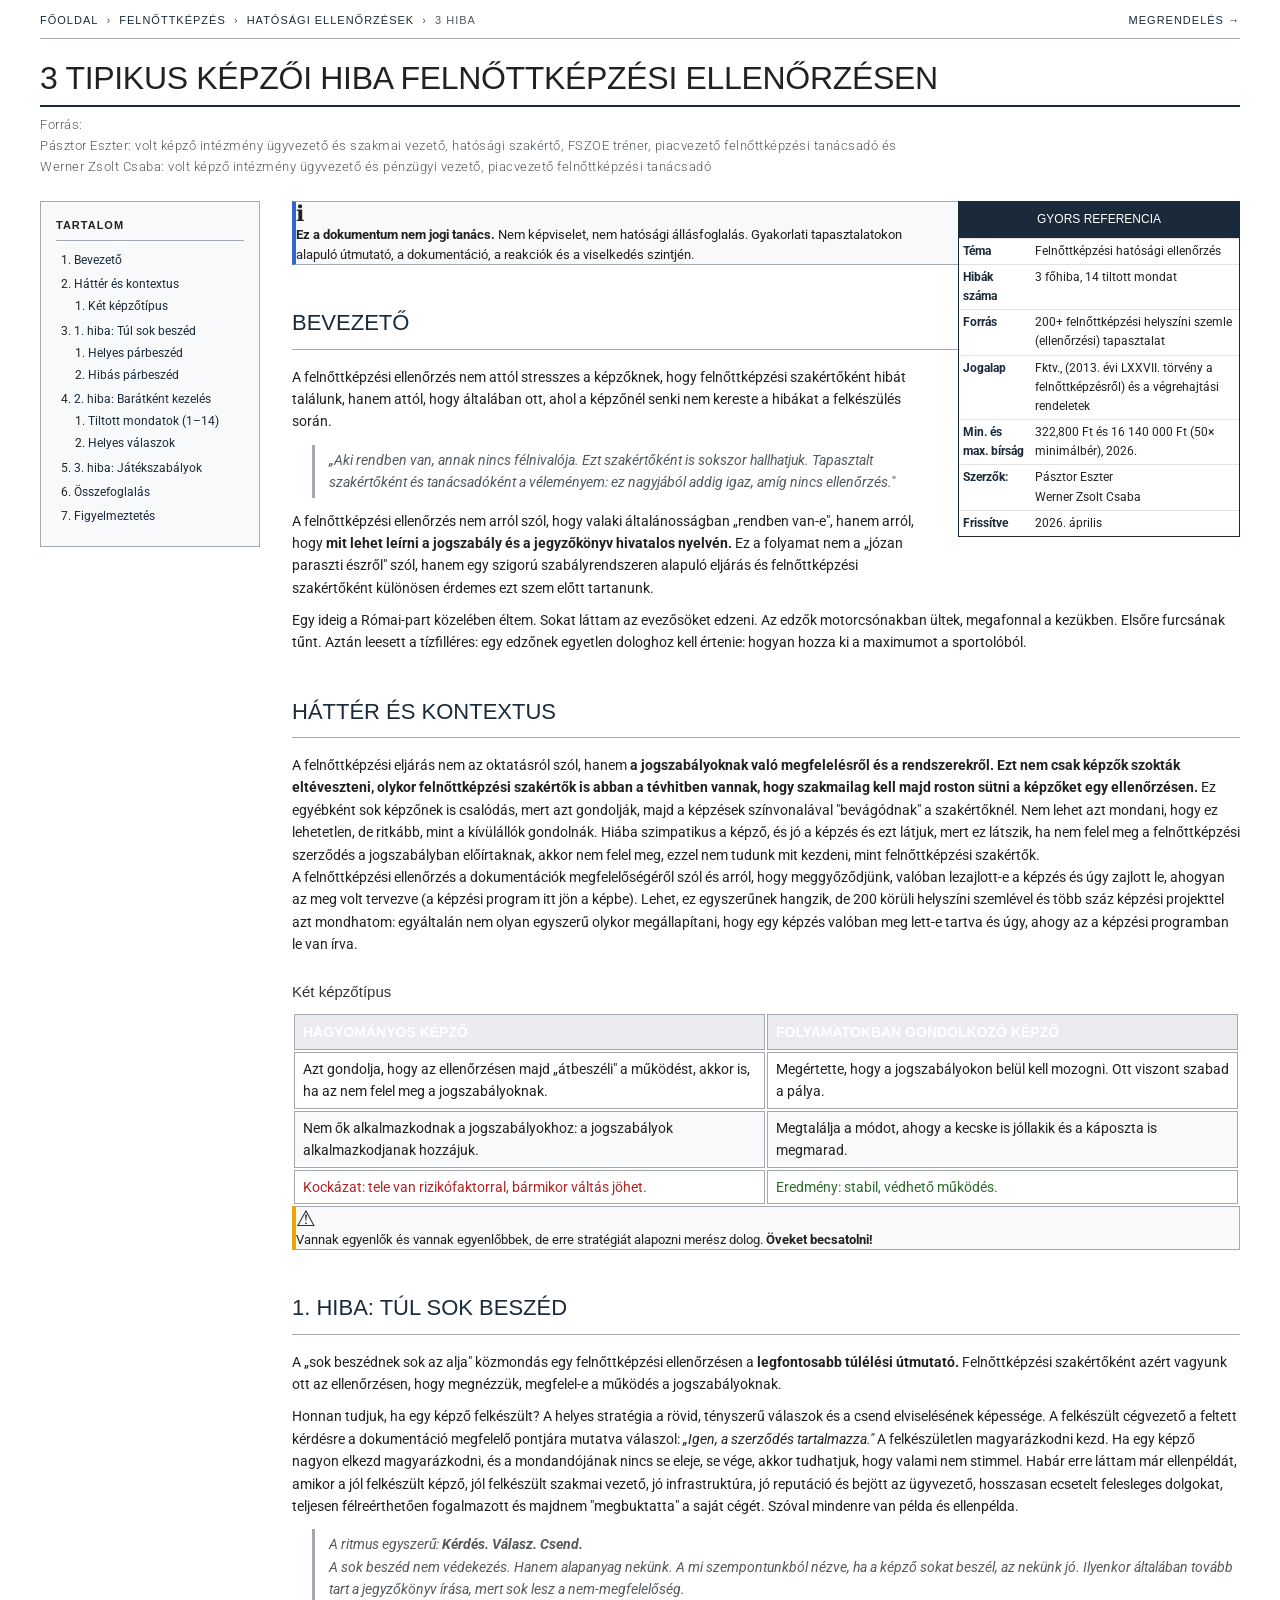
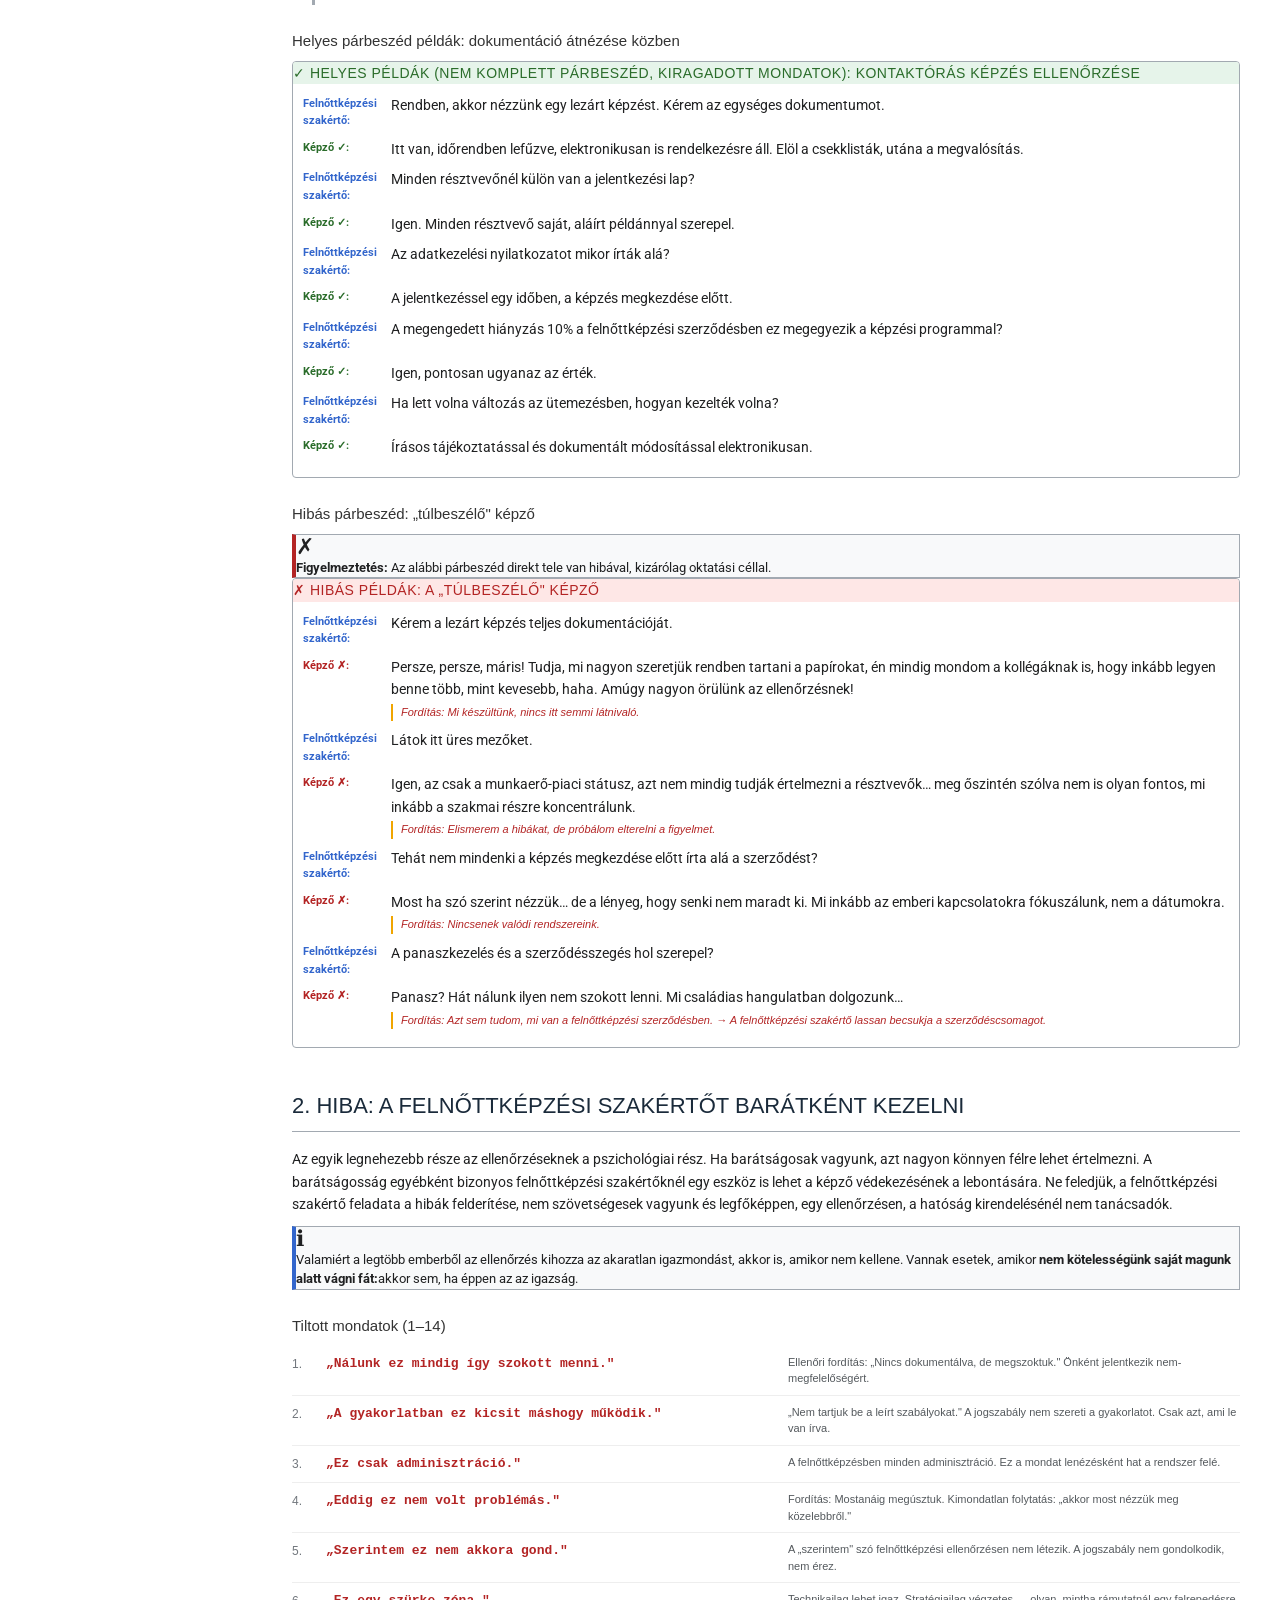
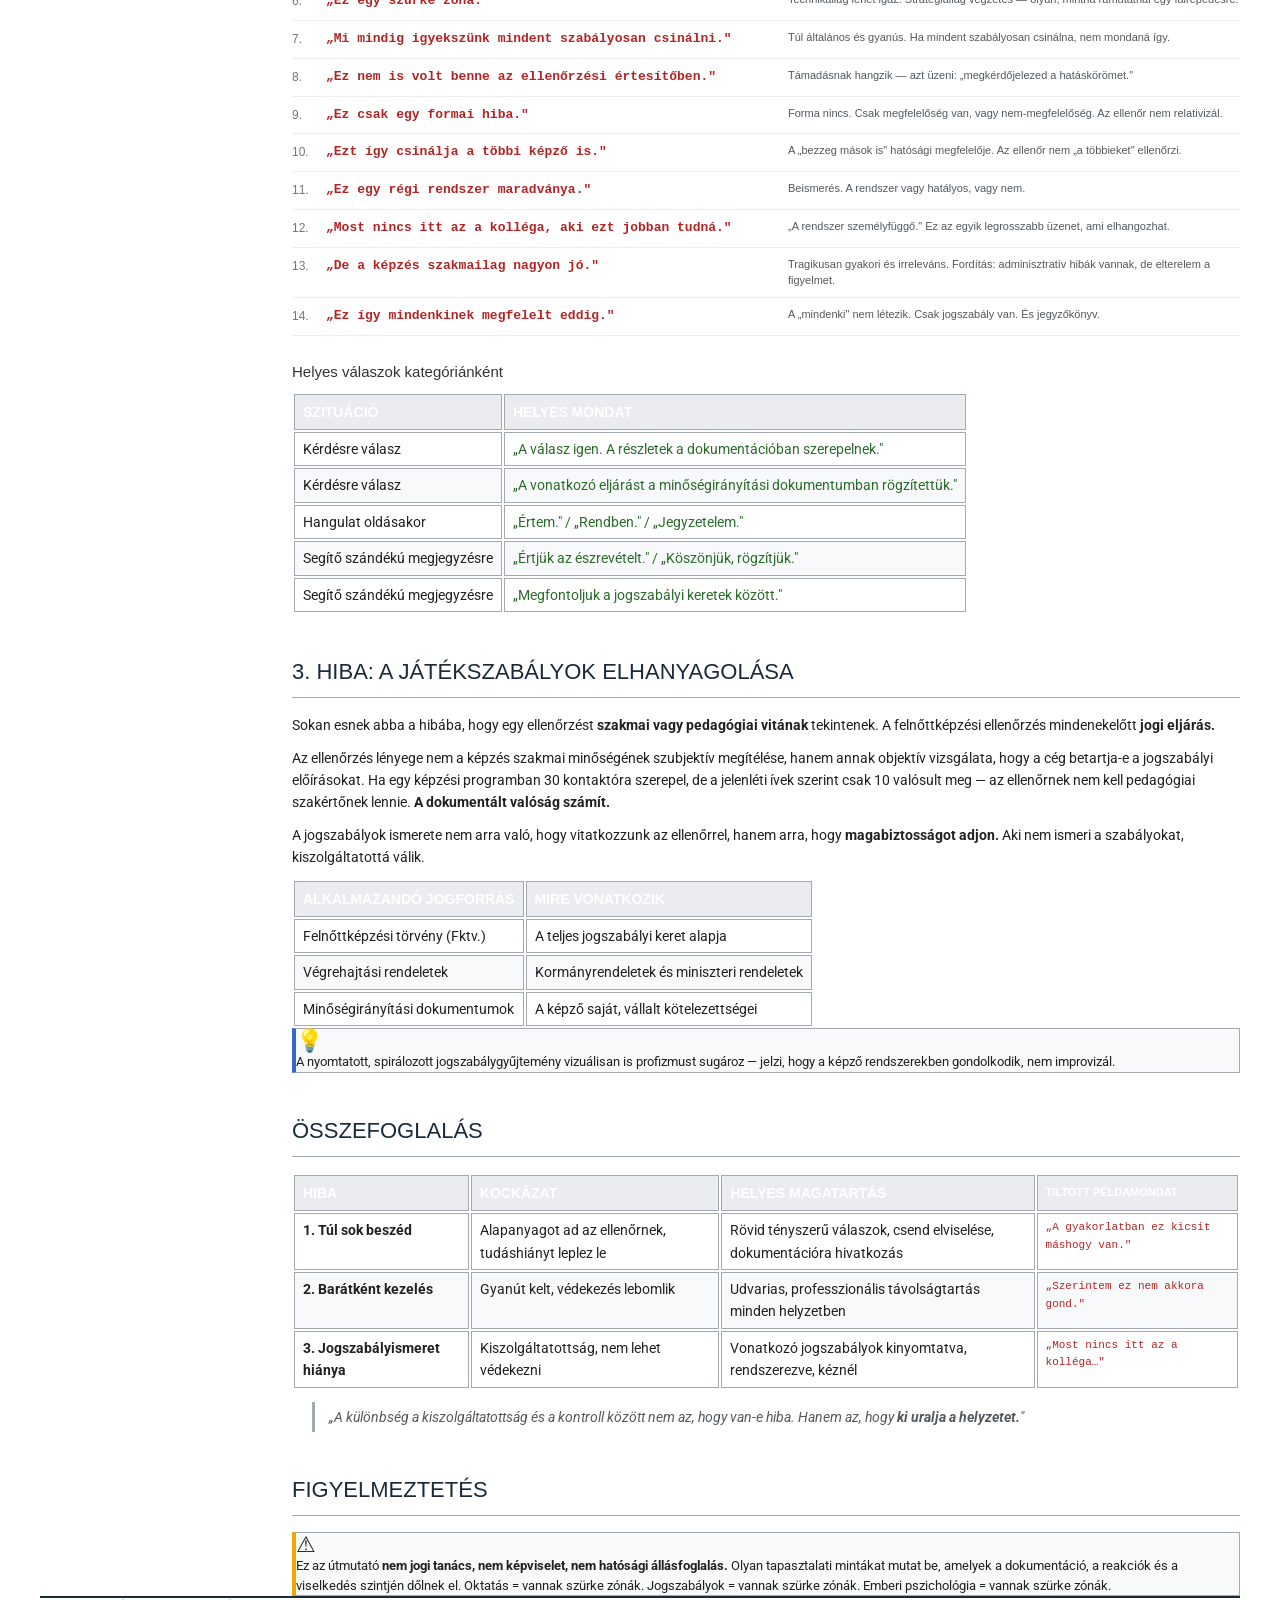
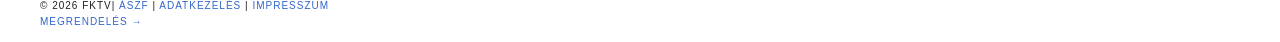
<file: 3_hiba_felnottkepzes.html>
<!DOCTYPE html>
<html lang="hu">
<head>
    <meta charset="UTF-8">
    <meta name="viewport" content="width=device-width, initial-scale=1.0">
    <title>3 tipikus képzői hiba hatósági ellenőrzésen a felnőttképzésben</title>
    <link href="https://fonts.googleapis.com/css2?family=Roboto:wght@300;400;500;700&display=swap" rel="stylesheet">
    <style>
        :root {
        /* Premium Accent Color: Midnight Navy */
        --accent-navy: #1a2a3a;
        --wiki-border: #a2a9b1;
        --bg-gray: #f8f9fa;
        --mono: 'ui-monospace', 'SFMono-Regular', 'Menlo', 'Monaco', 'Consolas', monospace;
        --font-display: "Helvetica Neue", Helvetica, sans-serif;
        --font-body: 'Roboto', sans-serif;
    }

    body {
        font-family: var(--font-body);
        font-size: 14px;
        line-height: 1.6;
        color: #202122;
        background: #fff;
        margin: 0;
        padding: 0;
        font-weight: 400;
    }

    #wrap {
        max-width: 1200px;
        margin: 0 auto;
        padding: 12px 16px;
    }

    

        /* TOP BAR */
    #topbar {
        border-bottom: 1px solid var(--wiki-border);
        padding-bottom: 8px;
        margin-bottom: 20px;
        font-family: var(--font-display);
        font-size: 11px;
        text-transform: uppercase;
        letter-spacing: 1px;
        color: #54595d;
        display: flex;
        justify-content: space-between;
    }
    #topbar a { color: var(--accent-navy); text-decoration: none; font-weight: 500; }
    #topbar a:hover { text-decoration: underline; }
        /* PAGE TITLE */
   h1 {
        font-family: var(--font-display);
        font-size: 32px;
        font-weight: 300; /* Light weight for authority */
        border-bottom: 2px solid var(--accent-navy);
        margin: 0 0 8px 0;
        padding-bottom: 8px;
        line-height: 1.2;
        text-transform: uppercase;
        letter-spacing: -0.02rem;
    }

    .page-subtitle {
        font-size: 13px;
        color: #54595d;
        margin-bottom: 24px;
        font-family: var(--font-body);
        font-weight: 300;
        letter-spacing: 0.5px;
    }

        /* LAYOUT: sidebar TOC + main content */
      #content {
        display: grid;
        grid-template-columns: 220px 1fr;
        gap: 32px;
        align-items: start;
    }

        /* TOC */
       #toc {
        border: 1px solid var(--wiki-border);
        background: var(--bg-gray);
        padding: 15px;
        font-family: var(--font-body);
        font-size: 12px;
        position: sticky;
        top: 12px;
    }

        #toc-title {
        font-family: var(--font-display);
        font-weight: 700;
        text-transform: uppercase;
        font-size: 11px;
        letter-spacing: 1px;
        margin-bottom: 10px;
        padding-bottom: 5px;
        border-bottom: 1px solid var(--wiki-border);
    }

        #toc ol {
            margin: 0;
            padding-left: 18px;
        }

        #toc li {
            margin: 5px 0;
        }

     #toc a { color: var(--accent-navy); text-decoration: none; }
        #toc a:hover { text-decoration: underline; }

        #toc .toc-sub {
            padding-left: 14px;
            margin-top: 3px;
        }
        #toc .toc-sub li { margin: 3px 0; }

        /* MAIN */
       #main h2 {
        font-family: var(--font-display);
        font-size: 22px;
        font-weight: 300;
        color: var(--accent-navy);
        border-bottom: 1px solid var(--wiki-border);
        margin: 40px 0 16px 0;
        padding-bottom: 8px;
        text-transform: uppercase;
    }

        #main h3 {
        font-family: var(--font-display);
        font-size: 15px;
        font-weight: 500;
        margin: 24px 0 8px 0;
        color: #333;
    }

        #main h4 {
            font-family: Arial, sans-serif;
            font-size: 13px;
            font-weight: bold;
            margin: 12px 0 4px 0;
            color: #54595d;
        }

        #main p {
            margin: 0 0 10px 0;
        }

        /* INFOBOX */
        .infobox {
        float: right;
        border: 1px solid var(--accent-navy);
        background: #fff;
        margin: 0 0 20px 20px;
        padding: 0;
        width: 280px;
        font-size: 12px;
    }

        .infobox-title {
        background: var(--accent-navy);
        color: #fff;
        text-align: center;
        font-family: var(--font-display);
        font-weight: 300;
        text-transform: uppercase;
        padding: 8px;
        margin: 0;
    }

        .infobox table { width: 100%; border-collapse: collapse; }
        .infobox td { padding: 3px 4px; vertical-align: top; border-top: 1px solid #e2e2e2; }
        .infobox td:first-child { font-weight: 700; color: var(--accent-navy); }

        /* WARNING BOX */
       .ambox {
        border: 1px solid var(--wiki-border);
        background: var(--bg-gray);
        font-size: 13px;
    }
    .ambox.note { border-left: 5px solid var(--accent-navy); }
    .ambox.danger { border-left: 5px solid #b32424; }
        .ambox.warn { border-left: 4px solid #f0a500; }
        .ambox.note { border-left: 4px solid #3366cc; }
        .ambox.danger { border-left: 4px solid #b32424; }

        .ambox-icon { font-size: 22px; line-height: 1; flex-shrink: 0; margin-top: 1px; }
        .ambox-text { line-height: 1.5; color: #202122; }
        .ambox-text b { font-weight: bold; }

        /* QUOTE */
        blockquote {
            border-left: 3px solid #a2a9b1;
            margin: 12px 0 12px 20px;
            padding: 4px 0 4px 14px;
            color: #54595d;
            font-style: italic;
        }

        /* TABLE */
        table.wikitable th {
        background: var(--accent-navy);
        color: #fff;
        font-family: var(--font-display);
        font-weight: 300;
        text-transform: uppercase;
        border: 1px solid var(--accent-navy);
    }

        table.wikitable th {
            background: #eaecf0;
            border: 1px solid #a2a9b1;
            padding: 6px 8px;
            text-align: left;
            font-weight: bold;
        }

        table.wikitable td {
            border: 1px solid #a2a9b1;
            padding: 5px 8px;
            vertical-align: top;
        }

        table.wikitable tr:nth-child(even) td { background: #f8f9fa; }

        .td-bad { color: #b32424; font-family: 'Courier New', monospace; font-size: 11px; }
        .td-ok  { color: #2a6c2a; }

        /* DIALOGUE */
     .dialogue {
        border: 1px solid var(--wiki-border);
        border-radius: 4px;
        overflow: hidden;
    }
    .dialogue-header {
        font-family: var(--font-display);
        text-transform: uppercase;
        letter-spacing: 0.5px;
    }

        .dialogue-header.bad { background: #fee7e6; color: #b32424; }
        .dialogue-header.good { background: #e6f4ea; color: #2a6c2a; }

        .dialogue-body { padding: 10px; }

        .d-line { margin-bottom: 8px; display: grid; grid-template-columns: 80px 1fr; gap: 8px; }
        .d-speaker { font-weight: bold; font-size: 11px; color: #54595d; padding-top: 1px; }
        .d-speaker.e { color: #3366cc; }
        .d-speaker.k-ok { color: #2a6c2a; }
        .d-speaker.k-bad { color: #b32424; }
        .d-text { }
        .d-trans { font-family: Arial, sans-serif; font-size: 11px; color: #b32424; font-style: italic; margin-top: 3px; padding-left: 8px; border-left: 2px solid #f0a500; }
        .d-meta { font-family: Arial, sans-serif; font-size: 11px; color: #72777d; font-style: italic; margin-top: 3px; }

        /* FORBIDDEN LIST */
        .forbidden-list {
            counter-reset: forbidden;
            list-style: none;
            padding: 0;
            margin: 8px 0;
        }

        .forbidden-list li {
            counter-increment: forbidden;
            border-bottom: 1px solid #eaecf0;
            padding: 8px 0 8px 0;
            display: grid;
            grid-template-columns: 24px 1fr 1fr;
            gap: 10px;
            font-size: 13px;
            align-items: start;
        }

        .forbidden-list li::before {
            content: counter(forbidden) ".";
            color: #72777d;
            font-family: Arial, sans-serif;
            font-size: 12px;
            padding-top: 1px;
        }

        .forbidden-list li {
        border-bottom: 1px solid #eee;
    }
    .f-quote {
        font-family: var(--mono);
        font-weight: 600;
        color: #b32424;
    }

        .f-why {
            font-family: Arial, sans-serif;
            font-size: 11px;
            color: #54595d;
            line-height: 1.5;
        }

        /* FOOTER */
       #footer {
        border-top: 2px solid var(--accent-navy);
        font-family: var(--font-display);
        text-transform: uppercase;
        font-size: 10px;
        letter-spacing: 1px;
    }

        #footer a { color: #3366cc; text-decoration: none; }

        /* CLEARFIX */
        .clearfix::after { content: ''; display: table; clear: both; }

        @media (max-width: 700px) {
            #content { grid-template-columns: 1fr; }
            #toc { position: static; }
            .infobox { float: none; width: auto; margin: 0 0 16px 0; }
            .forbidden-list li { grid-template-columns: 24px 1fr; }
            .f-why { display: none; }
        }
    </style>
</head>
<body>
<div id="wrap">

    <!-- TOPBAR -->
    <div id="topbar">
        <div>
            <a href="index.html">Főoldal</a> &nbsp;›&nbsp;
            <a href="#">Felnőttképzés</a> &nbsp;›&nbsp;
            <a href="#">Hatósági ellenőrzések</a> &nbsp;›&nbsp;
            3 hiba
        </div>
        <div><a href="megrendeles.html">Megrendelés →</a></div>
    </div>

    <!-- PAGE TITLE -->
    <h1>3 tipikus képzői hiba felnőttképzési ellenőrzésen</h1>
    <div class="page-subtitle">Forrás: <br>Pásztor Eszter: volt képző intézmény ügyvezető és szakmai vezető, hatósági szakértő, FSZOE tréner, piacvezető felnőttképzési tanácsadó és <br>Werner Zsolt Csaba: volt képző intézmény ügyvezető és pénzügyi vezető, piacvezető felnőttképzési tanácsadó </div>

    <div id="content">

        <!-- TOC -->
        <div id="toc">
            <div id="toc-title">Tartalom</div>
            <ol>
                <li><a href="#bevezeto">Bevezető</a></li>
                <li><a href="#kontextus">Háttér és kontextus</a>
                    <ol class="toc-sub">
                        <li><a href="#ketfele">Két képzőtípus</a></li>
                    </ol>
                </li>
                <li><a href="#hiba1">1. hiba: Túl sok beszéd</a>
                    <ol class="toc-sub">
                        <li><a href="#helyes-parbeszed">Helyes párbeszéd</a></li>
                        <li><a href="#hibas-parbeszed">Hibás párbeszéd</a></li>
                    </ol>
                </li>
                <li><a href="#hiba2">2. hiba: Barátként kezelés</a>
                    <ol class="toc-sub">
                        <li><a href="#tiltott">Tiltott mondatok (1–14)</a></li>
                        <li><a href="#helyes-mondatok">Helyes válaszok</a></li>
                    </ol>
                </li>
                <li><a href="#hiba3">3. hiba: Játékszabályok</a></li>
                <li><a href="#osszefoglalas">Összefoglalás</a></li>
                <li><a href="#figyelmezetes">Figyelmeztetés</a></li>
            </ol>
        </div>

        <!-- MAIN CONTENT -->
        <div id="main">

            <!-- INFOBOX -->
            <div class="infobox">
                <div class="infobox-title">Gyors referencia</div>
                <table>
                    <tr><td>Téma</td><td>Felnőttképzési hatósági ellenőrzés</td></tr>
                    <tr><td>Hibák száma</td><td>3 főhiba, 14 tiltott mondat</td></tr>
                    <tr><td>Forrás</td><td>200+ felnőttképzési helyszíni szemle (ellenőrzési) tapasztalat</td></tr>
                    <tr><td>Jogalap</td><td>Fktv., (2013. évi LXXVII. törvény
                    a felnőttképzésről) és a végrehajtási rendeletek</td></tr>
                    <tr><td>Min. és max. bírság</td><td>322,800 Ft és 16 140 000 Ft (50× minimálbér), 2026.</td></tr>
                    <tr><td>Szerzők:</td><td>Pásztor Eszter<br>Werner Zsolt Csaba</td></tr>
                    <tr><td>Frissítve</td><td>2026. április</td></tr>
                </table>
            </div>

            <div class="ambox note">
                <div class="ambox-icon">ℹ</div>
                <div class="ambox-text"><b>Ez a dokumentum nem jogi tanács.</b> Nem képviselet, nem hatósági állásfoglalás. Gyakorlati tapasztalatokon alapuló útmutató, a dokumentáció, a reakciók és a viselkedés szintjén.</div>
            </div>

            <!-- BEVEZETŐ -->
            <h2 id="bevezeto">Bevezető</h2>

            <p>A felnőttképzési ellenőrzés nem attól stresszes a képzőknek, hogy felnőttképzési szakértőként hibát találunk, hanem attól, hogy általában ott, ahol a képzőnél senki nem kereste a hibákat a felkészülés során.</p>

            <blockquote>„Aki rendben van, annak nincs félnivalója. Ezt szakértőként is sokszor hallhatjuk. Tapasztalt szakértőként és tanácsadóként a véleményem: ez nagyjából addig igaz, amíg nincs ellenőrzés."</blockquote>

            <p>A felnőttképzési ellenőrzés nem arról szól, hogy valaki általánosságban „rendben van-e", hanem arról, hogy <b>mit lehet leírni a jogszabály és a jegyzőkönyv hivatalos nyelvén.</b> Ez a folyamat nem a „józan paraszti észről" szól, hanem egy szigorú szabályrendszeren alapuló eljárás és felnőttképzési szakértőként különösen érdemes ezt szem előtt tartanunk.</p>

            <p>Egy ideig a Római-part közelében éltem. Sokat láttam az evezősöket edzeni. Az edzők motorcsónakban ültek, megafonnal a kezükben. Elsőre furcsának tűnt. Aztán leesett a tízfilléres: egy edzőnek egyetlen dologhoz kell értenie: hogyan hozza ki a maximumot a sportolóból.  </p>

            <!-- KONTEXTUS -->
            <h2 id="kontextus">Háttér és kontextus</h2>

            <p>A felnőttképzési eljárás nem az oktatásról szól, hanem <b>a jogszabályoknak való megfelelésről és a rendszerekről. Ezt nem csak képzők szokták eltéveszteni, olykor felnőttképzési szakértők is abban a tévhitben vannak, hogy szakmailag kell majd roston sütni a képzőket egy ellenőrzésen.</b> Ez egyébként sok képzőnek is csalódás, mert azt gondolják, majd a képzések színvonalával "bevágódnak" a szakértőknél. Nem lehet azt mondani, hogy ez lehetetlen, de ritkább, mint a kívülállók gondolnák. Hiába szimpatikus a képző, és jó a képzés és ezt látjuk, mert ez látszik, ha nem felel meg a felnőttképzési szerződés a jogszabályban előírtaknak, akkor nem felel meg, ezzel nem tudunk mit kezdeni, mint felnőttképzési szakértők. <br>
            A felnőttképzési ellenőrzés a dokumentációk megfelelőségéről szól és arról, hogy meggyőződjünk, valóban lezajlott-e a képzés és úgy zajlott le, ahogyan az meg volt tervezve (a képzési program itt jön a képbe). Lehet, ez egyszerűnek hangzik, de 200 körüli helyszíni szemlével és több száz képzési projekttel azt mondhatom: egyáltalán nem olyan egyszerű olykor megállapítani, hogy egy képzés valóban meg lett-e tartva és úgy, ahogy az a képzési programban le van írva.</p>

            <h3 id="ketfele">Két képzőtípus</h3>

            <table class="wikitable">
                <thead>
                    <tr>
                        <th style="width:50%">Hagyományos képző</th>
                        <th style="width:50%">Folyamatokban gondolkozó képző</th>
                    </tr>
                </thead>
                <tbody>
                    <tr>
                        <td>Azt gondolja, hogy az ellenőrzésen majd „átbeszéli" a működést, akkor is, ha az nem felel meg a jogszabályoknak.</td>
                        <td>Megértette, hogy a jogszabályokon belül kell mozogni. Ott viszont szabad a pálya.</td>
                    </tr>
                    <tr>
                        <td>Nem ők alkalmazkodnak a jogszabályokhoz: a jogszabályok alkalmazkodjanak hozzájuk.</td>
                        <td>Megtalálja a módot, ahogy a kecske is jóllakik és a káposzta is megmarad.</td>
                    </tr>
                    <tr>
                        <td><span style="color:#b32424">Kockázat: tele van rizikófaktorral, bármikor váltás jöhet.</span></td>
                        <td><span style="color:#2a6c2a">Eredmény: stabil, védhető működés.</span></td>
                    </tr>
                </tbody>
            </table>

            <div class="ambox warn">
                <div class="ambox-icon">⚠</div>
                <div class="ambox-text">Vannak egyenlők és vannak egyenlőbbek, de erre stratégiát alapozni merész dolog. <b>Öveket becsatolni!</b></div>
            </div>

            <!-- HIBA 1 -->
            <h2 id="hiba1">1. hiba: Túl sok beszéd</h2>

            <p>A „sok beszédnek sok az alja" közmondás egy felnőttképzési ellenőrzésen a <b>legfontosabb túlélési útmutató.</b> Felnőttképzési szakértőként azért vagyunk ott az ellenőrzésen, hogy megnézzük, megfelel-e a működés a jogszabályoknak.</p>

            <p>Honnan tudjuk, ha egy képző felkészült? A helyes stratégia a rövid, tényszerű válaszok és a csend elviselésének képessége. A felkészült cégvezető a feltett kérdésre a dokumentáció megfelelő pontjára mutatva válaszol: <i>„Igen, a szerződés tartalmazza."</i> A felkészületlen magyarázkodni kezd. Ha egy képző nagyon elkezd magyarázkodni, és a mondandójának nincs se eleje, se vége, akkor tudhatjuk, hogy valami nem stimmel. Habár erre láttam már ellenpéldát, amikor a jól felkészült képző, jól felkészült szakmai vezető, jó infrastruktúra, jó reputáció és bejött az ügyvezető, hosszasan ecsetelt felesleges dolgokat, teljesen félreérthetően fogalmazott és majdnem "megbuktatta" a saját cégét. Szóval mindenre van példa és ellenpélda. </p>

            <blockquote>A ritmus egyszerű: <b>Kérdés. Válasz. Csend.</b><br>A sok beszéd nem védekezés. Hanem alapanyag nekünk. A mi szempontunkból nézve, ha a képző sokat beszél, az nekünk jó. Ilyenkor általában tovább tart a jegyzőkönyv írása, mert sok lesz a nem-megfelelőség.</blockquote>

            <h3 id="helyes-parbeszed">Helyes párbeszéd példák: dokumentáció átnézése közben</h3>

            <div class="dialogue">
                <div class="dialogue-header good">✓ Helyes példák (nem komplett párbeszéd, kiragadott mondatok): kontaktórás képzés ellenőrzése</div>
                <div class="dialogue-body">
                    <div class="d-line"><span class="d-speaker e">Felnőttképzési szakértő:</span><span class="d-text">Rendben, akkor nézzünk egy lezárt képzést. Kérem az egységes dokumentumot.</span></div>
                    <div class="d-line"><span class="d-speaker k-ok">Képző ✓:</span><span class="d-text">Itt van, időrendben lefűzve, elektronikusan is rendelkezésre áll. Elöl a csekklisták, utána a megvalósítás.</span></div>
                    <div class="d-line"><span class="d-speaker e">Felnőttképzési szakértő:</span><span class="d-text">Minden résztvevőnél külön van a jelentkezési lap?</span></div>
                    <div class="d-line"><span class="d-speaker k-ok">Képző ✓:</span><span class="d-text">Igen. Minden résztvevő saját, aláírt példánnyal szerepel.</span></div>
                    <div class="d-line"><span class="d-speaker e">Felnőttképzési szakértő:</span><span class="d-text">Az adatkezelési nyilatkozatot mikor írták alá?</span></div>
                    <div class="d-line"><span class="d-speaker k-ok">Képző ✓:</span><span class="d-text">A jelentkezéssel egy időben, a képzés megkezdése előtt.</span></div>
                    <div class="d-line"><span class="d-speaker e">Felnőttképzési szakértő:</span><span class="d-text">A megengedett hiányzás 10% a felnőttképzési szerződésben ez megegyezik a képzési programmal?</span></div>
                    <div class="d-line"><span class="d-speaker k-ok">Képző ✓:</span><span class="d-text">Igen, pontosan ugyanaz az érték.</span></div>
                    <div class="d-line"><span class="d-speaker e">Felnőttképzési szakértő:</span><span class="d-text">Ha lett volna változás az ütemezésben, hogyan kezelték volna?</span></div>
                    <div class="d-line"><span class="d-speaker k-ok">Képző ✓:</span><span class="d-text">Írásos tájékoztatással és dokumentált módosítással elektronikusan.</span></div>
                </div>
            </div>

            <h3 id="hibas-parbeszed">Hibás párbeszéd: „túlbeszélő" képző</h3>

            <div class="ambox danger">
                <div class="ambox-icon">✗</div>
                <div class="ambox-text"><b>Figyelmeztetés:</b> Az alábbi párbeszéd direkt tele van hibával, kizárólag oktatási céllal. </div>
            </div>

            <div class="dialogue">
                <div class="dialogue-header bad">✗ Hibás példák: a „túlbeszélő" képző</div>
                <div class="dialogue-body">
                    <div class="d-line"><span class="d-speaker e">Felnőttképzési szakértő:</span><span class="d-text">Kérem a lezárt képzés teljes dokumentációját.</span></div>
                    <div class="d-line"><span class="d-speaker k-bad">Képző ✗:</span><span class="d-text">Persze, persze, máris! Tudja, mi nagyon szeretjük rendben tartani a papírokat, én mindig mondom a kollégáknak is, hogy inkább legyen benne több, mint kevesebb, haha. Amúgy nagyon örülünk az ellenőrzésnek!
                        <div class="d-trans">Fordítás: Mi készültünk, nincs itt semmi látnivaló.</div>
                    </span></div>
                    <div class="d-line"><span class="d-speaker e">Felnőttképzési szakértő:</span><span class="d-text">Látok itt üres mezőket.</span></div>
                    <div class="d-line"><span class="d-speaker k-bad">Képző ✗:</span><span class="d-text">Igen, az csak a munkaerő-piaci státusz, azt nem mindig tudják értelmezni a résztvevők… meg őszintén szólva nem is olyan fontos, mi inkább a szakmai részre koncentrálunk.
                        <div class="d-trans">Fordítás: Elismerem a hibákat, de próbálom elterelni a figyelmet.</div>
                    </span></div>
                    <div class="d-line"><span class="d-speaker e">Felnőttképzési szakértő:</span><span class="d-text">Tehát nem mindenki a képzés megkezdése előtt írta alá a szerződést?</span></div>
                    <div class="d-line"><span class="d-speaker k-bad">Képző ✗:</span><span class="d-text">Most ha szó szerint nézzük… de a lényeg, hogy senki nem maradt ki. Mi inkább az emberi kapcsolatokra fókuszálunk, nem a dátumokra.
                        <div class="d-trans">Fordítás: Nincsenek valódi rendszereink.</div>
                    </span></div>
                    <div class="d-line"><span class="d-speaker e">Felnőttképzési szakértő:</span><span class="d-text">A panaszkezelés és a szerződésszegés hol szerepel?</span></div>
                    <div class="d-line"><span class="d-speaker k-bad">Képző ✗:</span><span class="d-text">Panasz? Hát nálunk ilyen nem szokott lenni. Mi családias hangulatban dolgozunk…
                        <div class="d-trans">Fordítás: Azt sem tudom, mi van a felnőttképzési szerződésben. → A felnőttképzési szakértő lassan becsukja a szerződéscsomagot.</div>
                    </span></div>
                </div>
            </div>

            <!-- HIBA 2 -->
            <h2 id="hiba2">2. hiba: A felnőttképzési szakértőt barátként kezelni</h2>

            <p>Az egyik legnehezebb része az ellenőrzéseknek a pszichológiai rész. Ha barátságosak vagyunk, azt nagyon könnyen félre lehet értelmezni. A barátságosság egyébként bizonyos felnőttképzési szakértőknél egy eszköz is lehet a képző védekezésének a lebontására. Ne feledjük, a felnőttképzési szakértő feladata a hibák felderítése, nem szövetségesek vagyunk és legfőképpen, egy ellenőrzésen, a hatóság kirendelésénél nem tanácsadók.</p>


            <div class="ambox note">
                <div class="ambox-icon">ℹ</div>
                <div class="ambox-text">Valamiért a legtöbb emberből az ellenőrzés kihozza az akaratlan igazmondást, akkor is, amikor nem kellene. Vannak esetek, amikor <b>nem kötelességünk saját magunk alatt vágni fát:</b>akkor sem, ha éppen az az igazság.</div>
            </div>

            <h3 id="tiltott">Tiltott mondatok (1–14)</h3>

            <ul class="forbidden-list">
                <li>
                    <span class="f-quote">„Nálunk ez mindig így szokott menni."</span>
                    <span class="f-why">Ellenőri fordítás: „Nincs dokumentálva, de megszoktuk." Önként jelentkezik nem-megfelelőségért.</span>
                </li>
                <li>
                    <span class="f-quote">„A gyakorlatban ez kicsit máshogy működik."</span>
                    <span class="f-why">„Nem tartjuk be a leírt szabályokat." A jogszabály nem szereti a gyakorlatot. Csak azt, ami le van írva.</span>
                </li>
                <li>
                    <span class="f-quote">„Ez csak adminisztráció."</span>
                    <span class="f-why">A felnőttképzésben minden adminisztráció. Ez a mondat lenézésként hat a rendszer felé.</span>
                </li>
                <li>
                    <span class="f-quote">„Eddig ez nem volt problémás."</span>
                    <span class="f-why">Fordítás: Mostanáig megúsztuk. Kimondatlan folytatás: „akkor most nézzük meg közelebbről."</span>
                </li>
                <li>
                    <span class="f-quote">„Szerintem ez nem akkora gond."</span>
                    <span class="f-why">A „szerintem" szó felnőttképzési ellenőrzésen nem létezik. A jogszabály nem gondolkodik, nem érez.</span>
                </li>
                <li>
                    <span class="f-quote">„Ez egy szürke zóna."</span>
                    <span class="f-why">Technikailag lehet igaz. Stratégiailag végzetes — olyan, mintha rámutatnál egy falrepedésre.</span>
                </li>
                <li>
                    <span class="f-quote">„Mi mindig igyekszünk mindent szabályosan csinálni."</span>
                    <span class="f-why">Túl általános és gyanús. Ha mindent szabályosan csinálna, nem mondaná így.</span>
                </li>
                <li>
                    <span class="f-quote">„Ez nem is volt benne az ellenőrzési értesítőben."</span>
                    <span class="f-why">Támadásnak hangzik — azt üzeni: „megkérdőjelezed a hatáskörömet."</span>
                </li>
                <li>
                    <span class="f-quote">„Ez csak egy formai hiba."</span>
                    <span class="f-why">Forma nincs. Csak megfelelőség van, vagy nem-megfelelőség. Az ellenőr nem relativizál.</span>
                </li>
                <li>
                    <span class="f-quote">„Ezt így csinálja a többi képző is."</span>
                    <span class="f-why">A „bezzeg mások is" hatósági megfelelője. Az ellenőr nem „a többieket" ellenőrzi.</span>
                </li>
                <li>
                    <span class="f-quote">„Ez egy régi rendszer maradványa."</span>
                    <span class="f-why">Beismerés. A rendszer vagy hatályos, vagy nem.</span>
                </li>
                <li>
                    <span class="f-quote">„Most nincs itt az a kolléga, aki ezt jobban tudná."</span>
                    <span class="f-why">„A rendszer személyfüggő." Ez az egyik legrosszabb üzenet, ami elhangozhat.</span>
                </li>
                <li>
                    <span class="f-quote">„De a képzés szakmailag nagyon jó."</span>
                    <span class="f-why">Tragikusan gyakori és irreleváns. Fordítás: adminisztratív hibák vannak, de elterelem a figyelmet.</span>
                </li>
                <li>
                    <span class="f-quote">„Ez így mindenkinek megfelelt eddig."</span>
                    <span class="f-why">A „mindenki" nem létezik. Csak jogszabály van. És jegyzőkönyv.</span>
                </li>
            </ul>

            <h3 id="helyes-mondatok">Helyes válaszok kategóriánként</h3>

            <table class="wikitable">
                <thead>
                    <tr><th>Szituáció</th><th>Helyes mondat</th></tr>
                </thead>
                <tbody>
                    <tr><td>Kérdésre válasz</td><td class="td-ok">„A válasz igen. A részletek a dokumentációban szerepelnek."</td></tr>
                    <tr><td>Kérdésre válasz</td><td class="td-ok">„A vonatkozó eljárást a minőségirányítási dokumentumban rögzítettük."</td></tr>
                    <tr><td>Hangulat oldásakor</td><td class="td-ok">„Értem." / „Rendben." / „Jegyzetelem."</td></tr>
                    <tr><td>Segítő szándékú megjegyzésre</td><td class="td-ok">„Értjük az észrevételt." / „Köszönjük, rögzítjük."</td></tr>
                    <tr><td>Segítő szándékú megjegyzésre</td><td class="td-ok">„Megfontoljuk a jogszabályi keretek között."</td></tr>
                </tbody>
            </table>

            <!-- HIBA 3 -->
            <h2 id="hiba3">3. hiba: A játékszabályok elhanyagolása</h2>

            <p>Sokan esnek abba a hibába, hogy egy ellenőrzést <b>szakmai vagy pedagógiai vitának</b> tekintenek. A felnőttképzési ellenőrzés mindenekelőtt <b>jogi eljárás.</b></p>

            <p>Az ellenőrzés lényege nem a képzés szakmai minőségének szubjektív megítélése, hanem annak objektív vizsgálata, hogy a cég betartja-e a jogszabályi előírásokat. Ha egy képzési programban 30 kontaktóra szerepel, de a jelenléti ívek szerint csak 10 valósult meg — az ellenőrnek nem kell pedagógiai szakértőnek lennie. <b>A dokumentált valóság számít.</b></p>

            <p>A jogszabályok ismerete nem arra való, hogy vitatkozzunk az ellenőrrel, hanem arra, hogy <b>magabiztosságot adjon.</b> Aki nem ismeri a szabályokat, kiszolgáltatottá válik.</p>

            <table class="wikitable">
                <thead>
                    <tr><th>Alkalmazandó jogforrás</th><th>Mire vonatkozik</th></tr>
                </thead>
                <tbody>
                    <tr><td>Felnőttképzési törvény (Fktv.)</td><td>A teljes jogszabályi keret alapja</td></tr>
                    <tr><td>Végrehajtási rendeletek</td><td>Kormányrendeletek és miniszteri rendeletek</td></tr>
                    <tr><td>Minőségirányítási dokumentumok</td><td>A képző saját, vállalt kötelezettségei</td></tr>
                </tbody>
            </table>

            <div class="ambox note">
                <div class="ambox-icon">💡</div>
                <div class="ambox-text">A nyomtatott, spirálozott jogszabálygyűjtemény vizuálisan is profizmust sugároz — jelzi, hogy a képző rendszerekben gondolkodik, nem improvizál.</div>
            </div>

            <!-- ÖSSZEFOGLALÁS -->
            <h2 id="osszefoglalas">Összefoglalás</h2>

            <table class="wikitable">
                <thead>
                    <tr><th>Hiba</th><th>Kockázat</th><th>Helyes magatartás</th><th class="td-bad">Tiltott példamondat</th></tr>
                </thead>
                <tbody>
                    <tr>
                        <td><b>1. Túl sok beszéd</b></td>
                        <td>Alapanyagot ad az ellenőrnek, tudáshiányt leplez le</td>
                        <td>Rövid tényszerű válaszok, csend elviselése, dokumentációra hivatkozás</td>
                        <td class="td-bad">„A gyakorlatban ez kicsit máshogy van."</td>
                    </tr>
                    <tr>
                        <td><b>2. Barátként kezelés</b></td>
                        <td>Gyanút kelt, védekezés lebomlik</td>
                        <td>Udvarias, professzionális távolságtartás minden helyzetben</td>
                        <td class="td-bad">„Szerintem ez nem akkora gond."</td>
                    </tr>
                    <tr>
                        <td><b>3. Jogszabályismeret hiánya</b></td>
                        <td>Kiszolgáltatottság, nem lehet védekezni</td>
                        <td>Vonatkozó jogszabályok kinyomtatva, rendszerezve, kéznél</td>
                        <td class="td-bad">„Most nincs itt az a kolléga…"</td>
                    </tr>
                </tbody>
            </table>

            <blockquote>„A különbség a kiszolgáltatottság és a kontroll között nem az, hogy van-e hiba. Hanem az, hogy <b>ki uralja a helyzetet.</b>"</blockquote>

            <!-- FIGYELMEZTETÉS -->
            <h2 id="figyelmezetes">Figyelmeztetés</h2>

            <div class="ambox warn">
                <div class="ambox-icon">⚠</div>
                <div class="ambox-text">Ez az útmutató <b>nem jogi tanács, nem képviselet, nem hatósági állásfoglalás.</b> Olyan tapasztalati mintákat mutat be, amelyek a dokumentáció, a reakciók és a viselkedés szintjén dőlnek el. Oktatás = vannak szürke zónák. Jogszabályok = vannak szürke zónák. Emberi pszichológia = vannak szürke zónák.</div>
            </div>

        </div>
    </div>

    <div id="footer">
        <div>© 2026 Fktv| <a href="aszf.html">ÁSZF</a> | <a href="adatvedelem.html">Adatkezelés</a> | <a href="jogi.html">Impresszum</a></div>
        <div><a href="megrendeles.html">Megrendelés →</a></div>
    </div>

</div>
</body>
</html>
</file>
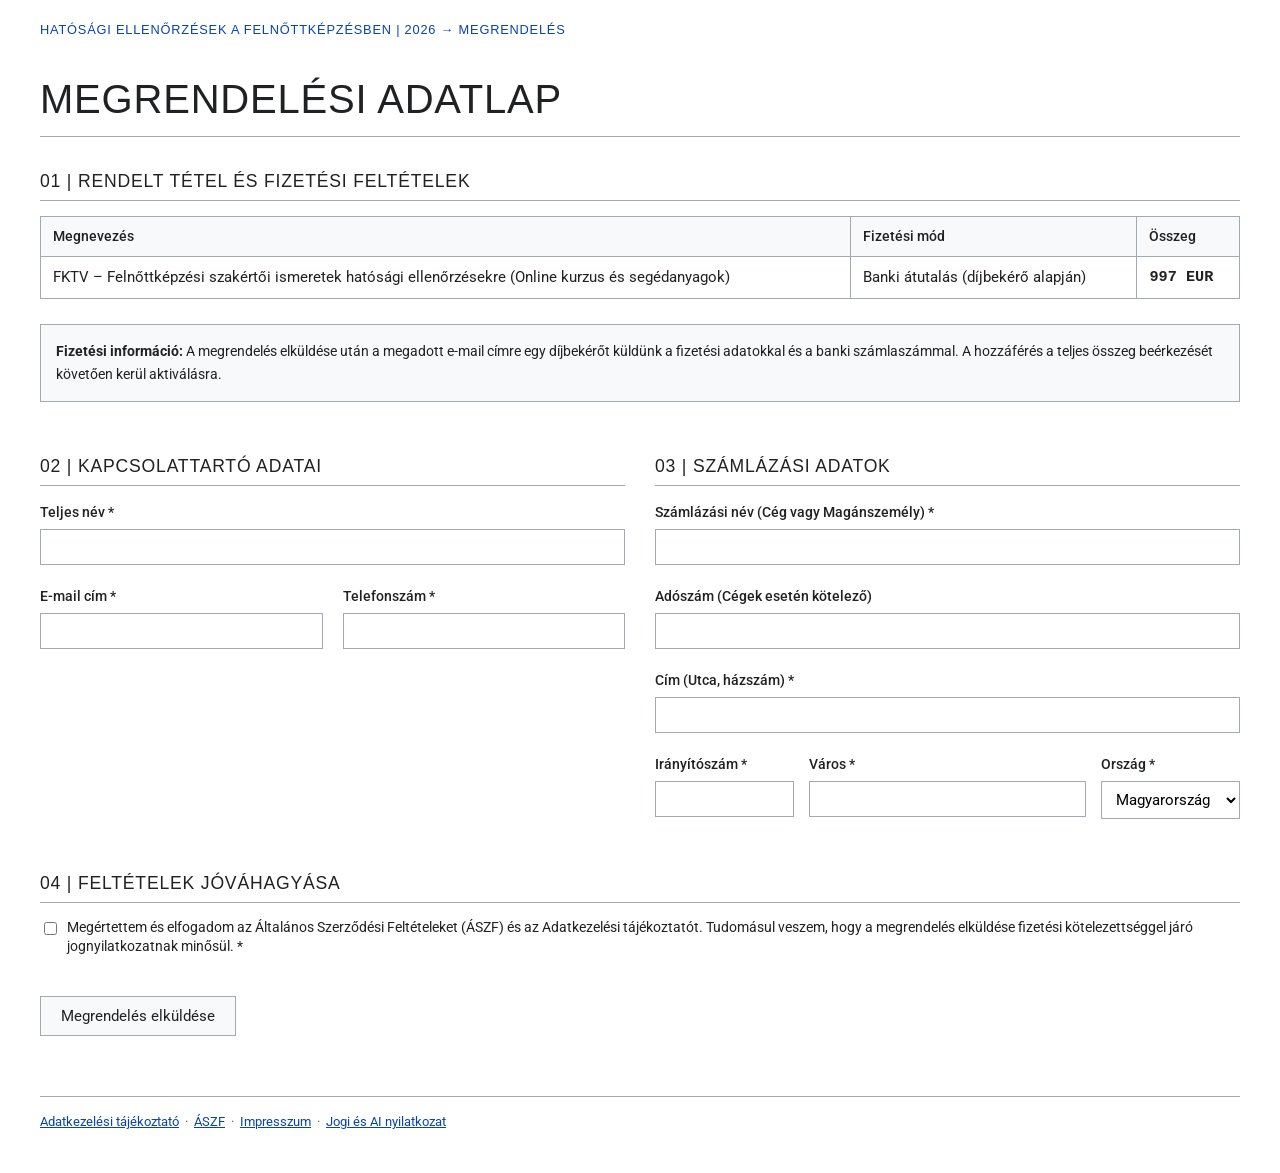
<file: megrendeles_fw.html>
<!DOCTYPE html>
<html lang="hu">
<head>
    <meta charset="UTF-8">
    <meta name="viewport" content="width=device-width, initial-scale=1.0">
    <title>Megrendelés - Hatósági ellenőrzések a felnőttképzésben</title>
    <link href="https://fonts.googleapis.com/css2?family=Roboto:wght@300;400;500;700&display=swap" rel="stylesheet">
    <style>
:root {
    --link-blue: #0645ad;
    --wiki-border: #a2a9b1;
    --bg-gray: #f8f9fa;
    --mono: 'ui-monospace', 'SFMono-Regular', 'Menlo', 'Monaco', 'Consolas', monospace;
    --font-display: "Helvetica Neue", sans-serif;
    --font-body: 'Roboto', sans-serif;
}

body {
    font-family: var(--font-body);
    font-weight: 400;
    color: #202122;
    background: #ffffff;
    margin: 0;
    padding: 20px;
    line-height: 1.6;
}

.container {
    max-width: 1200px; /* Full-width elrendezés a landing page mintájára */
    margin: 0 auto;
}

header {
    margin-bottom: 30px;
}

h1, h2, h3, header div[style*="font-weight: bold"] {
    font-family: var(--font-display) !important;
    font-weight: 300 !important;
    text-transform: uppercase;
    letter-spacing: 0.05rem;
}

h1 { 
    font-size: clamp(1.8rem, 5vw, 2.5rem); 
    border-bottom: 1px solid var(--wiki-border);
    padding-bottom: 5px;
    margin-bottom: 20px;
}

h2 { 
    font-size: 1.1rem; 
    border-bottom: 1px solid var(--wiki-border);
    padding-bottom: 5px;
    margin-top: 30px;
    margin-bottom: 15px;
}

/* Kétoszlopos elrendezés a széles formhoz */
.form-grid-2 {
    display: grid;
    grid-template-columns: 1fr 1fr;
    gap: 30px;
}

@media (max-width: 768px) {
    .form-grid-2 {
        grid-template-columns: 1fr;
        gap: 0;
    }
}

.form-group {
    margin-bottom: 20px;
}

label {
    display: block;
    font-size: 0.9rem;
    font-weight: 500;
    margin-bottom: 5px;
}

input[type="text"],
input[type="email"],
input[type="tel"],
select {
    width: 100%;
    padding: 8px 10px;
    border: 1px solid var(--wiki-border);
    font-family: var(--font-body);
    font-size: 0.95rem;
    box-sizing: border-box;
    background: #fff;
}

input[type="text"]:focus,
input[type="email"]:focus,
input[type="tel"]:focus,
select:focus {
    outline: 1px solid var(--link-blue);
    border-color: var(--link-blue);
}

.checkbox-group {
    display: flex;
    align-items: flex-start;
    margin-bottom: 15px;
}

.checkbox-group input {
    margin-top: 4px;
    margin-right: 10px;
}

.checkbox-group label {
    font-weight: 400;
    font-size: 0.85rem;
    line-height: 1.4;
    cursor: pointer;
}

.wiki-table {
    width: 100%;
    border-collapse: collapse;
    margin-top: 15px;
    margin-bottom: 25px;
}

.wiki-table th, .wiki-table td {
    border: 1px solid var(--wiki-border);
    padding: 8px 12px;
    text-align: left;
}

.wiki-table th {
    background: var(--bg-gray);
    font-weight: 500;
    font-size: 0.9rem;
}

.wiki-table td {
    font-size: 0.95rem;
}

.submit-btn {
    background: var(--bg-gray);
    color: #202122;
    border: 1px solid var(--wiki-border);
    padding: 10px 20px;
    font-size: 0.95rem;
    font-weight: 400;
    cursor: pointer;
    font-family: var(--font-body);
    transition: background 0.1s ease;
    margin-top: 20px;
}

.submit-btn:hover {
    background: #eee;
}

.infobox {
    background: var(--bg-gray);
    border: 1px solid var(--wiki-border);
    padding: 15px;
    font-size: 0.9rem;
    margin: 20px 0;
}
    </style>
</head>
<body>

<div class="container">
    <header>
        <div style="font-size: 0.8rem; color: var(--link-blue); font-weight: bold; margin-bottom: 5px;">
            Hatósági ellenőrzések a felnőttképzésben | 2026 &rarr; Megrendelés
        </div>
        <h1>Megrendelési adatlap</h1>
    </header>

    <form action="#" method="POST">
        
        <h2>01 | Rendelt tétel és fizetési feltételek</h2>
        <table class="wiki-table">
            <thead>
                <tr>
                    <th>Megnevezés</th>
                    <th>Fizetési mód</th>
                    <th>Összeg</th>
                </tr>
            </thead>
            <tbody>
                <tr>
                    <td>FKTV – Felnőttképzési szakértői ismeretek hatósági ellenőrzésekre (Online kurzus és segédanyagok)</td>
                    <td>Banki átutalás (díjbekérő alapján)</td>
                    <td style="font-family: var(--mono); font-weight: bold;">997 EUR</td>
                </tr>
            </tbody>
        </table>

        <div class="infobox">
            <strong>Fizetési információ:</strong> A megrendelés elküldése után a megadott e-mail címre egy díjbekérőt küldünk a fizetési adatokkal és a banki számlaszámmal. A hozzáférés a teljes összeg beérkezését követően kerül aktiválásra.
        </div>

        <div class="form-grid-2">
            <div>
                <h2>02 | Kapcsolattartó adatai</h2>
                <div class="form-group">
                    <label for="name">Teljes név *</label>
                    <input type="text" id="name" name="name" required>
                </div>
                <div style="display: grid; grid-template-columns: 1fr 1fr; gap: 20px;">
                    <div class="form-group">
                        <label for="email">E-mail cím *</label>
                        <input type="email" id="email" name="email" required>
                    </div>
                    <div class="form-group">
                        <label for="phone">Telefonszám *</label>
                        <input type="tel" id="phone" name="phone" required>
                    </div>
                </div>
            </div>

            <div>
                <h2>03 | Számlázási adatok</h2>
                <div class="form-group">
                    <label for="billing_name">Számlázási név (Cég vagy Magánszemély) *</label>
                    <input type="text" id="billing_name" name="billing_name" required>
                </div>
                <div class="form-group">
                    <label for="tax_number">Adószám (Cégek esetén kötelező)</label>
                    <input type="text" id="tax_number" name="tax_number">
                </div>
                <div class="form-group">
                    <label for="address">Cím (Utca, házszám) *</label>
                    <input type="text" id="address" name="address" required>
                </div>
                <div style="display: grid; grid-template-columns: 1fr 2fr 1fr; gap: 15px;">
                    <div class="form-group">
                        <label for="zip">Irányítószám *</label>
                        <input type="text" id="zip" name="zip" required>
                    </div>
                    <div class="form-group">
                        <label for="city">Város *</label>
                        <input type="text" id="city" name="city" required>
                    </div>
                    <div class="form-group">
                        <label for="country">Ország *</label>
                        <select id="country" name="country">
                            <option value="HU">Magyarország</option>
                            <option value="RO">Románia</option>
                            <option value="SK">Szlovákia</option>
                            <option value="OTHER">Egyéb</option>
                        </select>
                    </div>
                </div>
            </div>
        </div>

        <h2>04 | Feltételek jóváhagyása</h2>
        <div class="checkbox-group">
            <input type="checkbox" id="terms" name="terms" required>
            <label for="terms">Megértettem és elfogadom az Általános Szerződési Feltételeket (ÁSZF) és az Adatkezelési tájékoztatót. Tudomásul veszem, hogy a megrendelés elküldése fizetési kötelezettséggel járó jognyilatkozatnak minősül. *</label>
        </div>

        <button type="submit" class="submit-btn">Megrendelés elküldése</button>
    </form>

    <footer style="border-top: 1px solid var(--wiki-border); padding: 15px 0 20px 0; margin-top: 60px; font-size: 0.8rem; color: #54595d;">
        <a href="#" style="color: var(--link-blue);">Adatkezelési tájékoztató</a> &nbsp;·&nbsp;
        <a href="#" style="color: var(--link-blue);">ÁSZF</a> &nbsp;·&nbsp;
        <a href="#" style="color: var(--link-blue);">Impresszum</a> &nbsp;·&nbsp;
        <a href="#" style="color: var(--link-blue);">Jogi és AI nyilatkozat</a>
    </footer>
</div>

</body>
</html>
</file>
